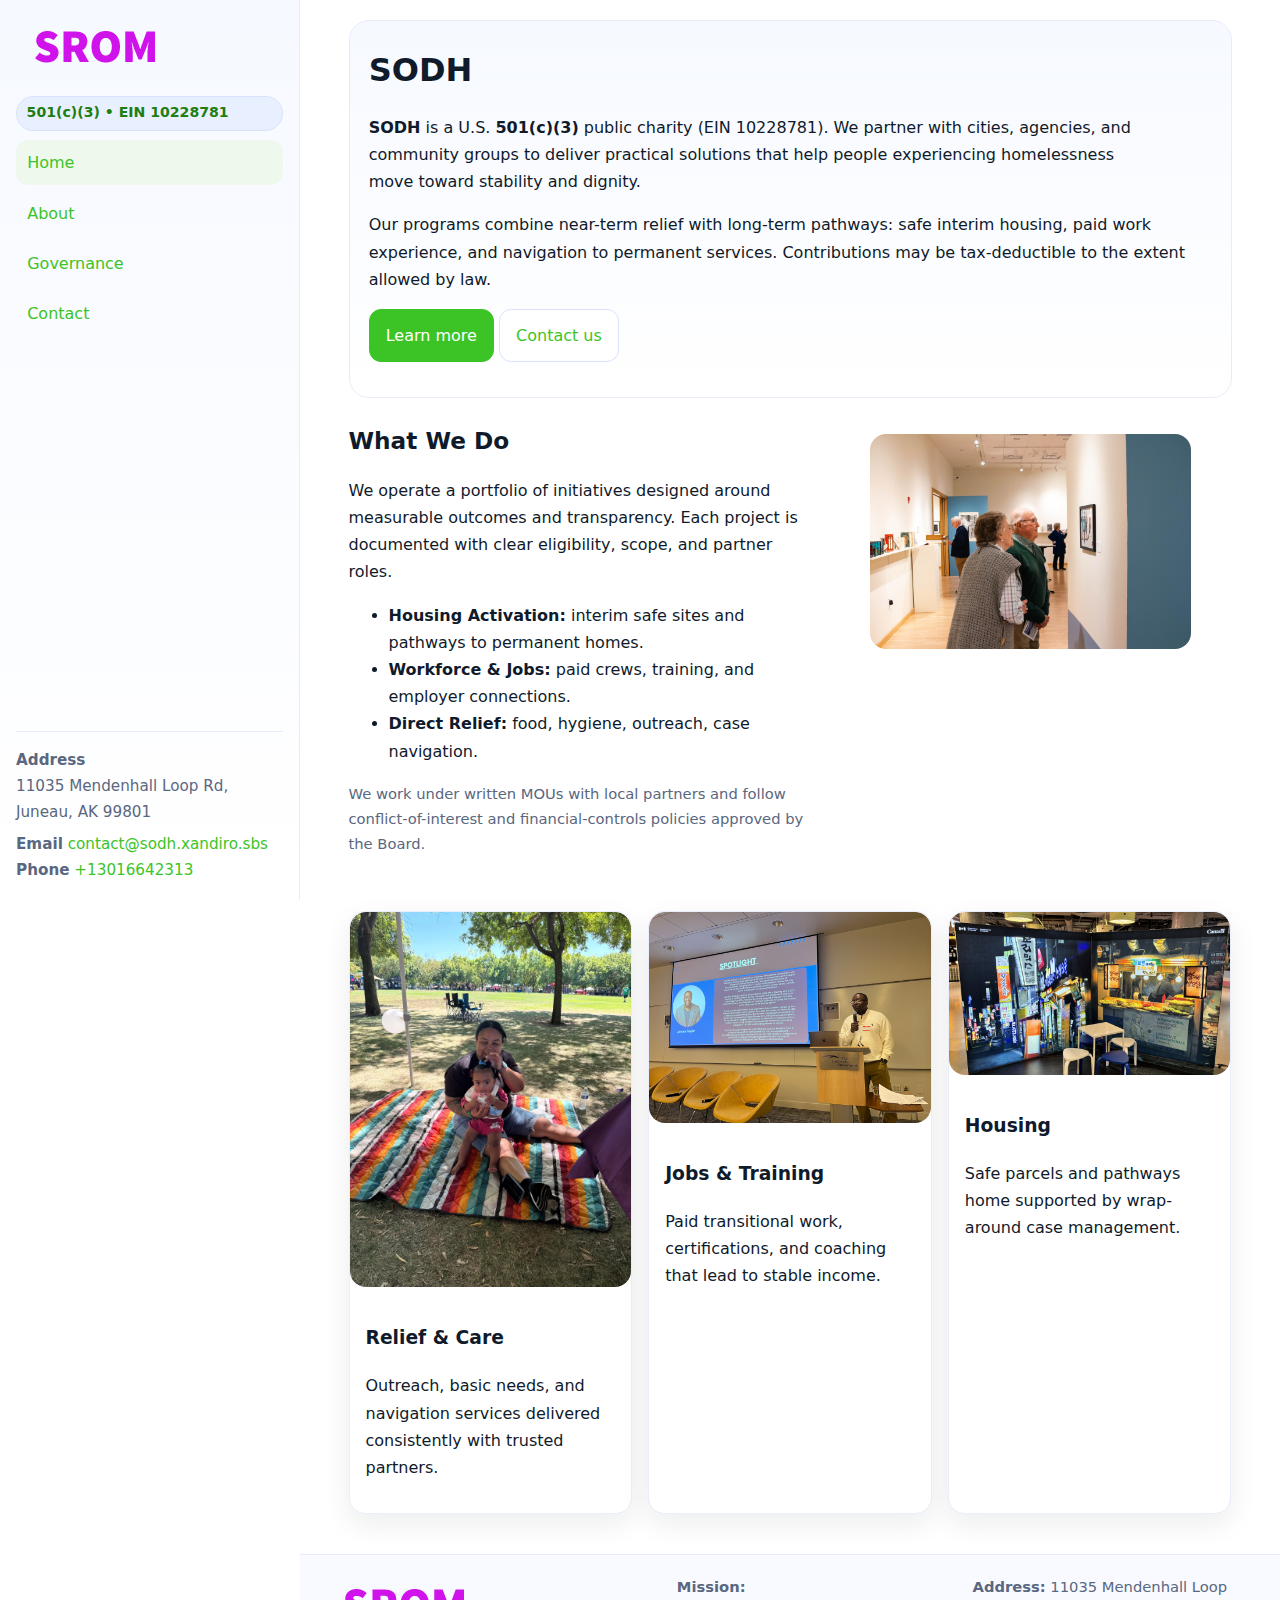
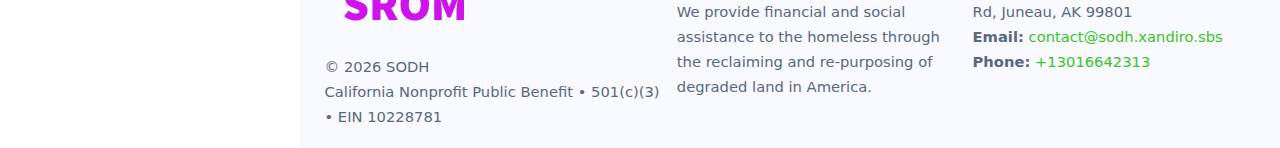
<file: index.html>
<!doctype html>
<html lang="en">
<head>
<meta charset="utf-8"/>
<meta name="viewport" content="width=device-width,initial-scale=1"/>
<title>SODH – Nonprofit • 2025</title>
<link rel="stylesheet" href="assets/styles.css"/>
<link rel="icon" href="images/logo.png">
<meta name="data-ein" content="10228781"><meta name="data-name" content="SODH">
<meta name="data-email" content="contact@sodh.xandiro.sbs"><meta name="data-phone" content="+13016642313">
<meta name="data-address" content="11035 Mendenhall Loop Rd,
Juneau, AK 99801"><meta name="data-map" content="11035+Mendenhall+Loop+Rd,+Juneau,+AK+99801">
  <meta name="description" content="Our nonprofit strengthens the community with programs focused on community services, education, and direct relief.">
<meta name="facebook-domain-verification" content="3u7dspp4kt0oo4dlhnuwy6loohkew6" />
</head>
<body>
<div style="position:absolute;left:-9999px;top:-9999px;opacity:0" data-uniq="{{UNIQUE_BLOB}}">
  <span>Our nonprofit strengthens the community with programs focused on community services, education, and direct relief.</span><svg width="12" height="12" viewBox="0 0 12 12" xmlns="http://www.w3.org/2000/svg"><circle cx="6" cy="6" r="5" fill="#047857"/></svg><img src="images/community.jpg" width="1" height="1" alt="" loading="lazy"/>
</div>

<div class="app">
  <aside class="sidebar" aria-label="Sidebar">
    <div class="c5675e34d17"><img src="images/logo.png" alt="SODH logo"></div>
    <span class="c2bf5ceead7">501(c)(3) • EIN 10228781</span>
    <nav class="c607cdb90c4" aria-label="Main navigation">
      <a class="active" href="index.html">Home</a>
      <a href="about.html">About</a>
      <a href="governance.html">Governance</a>
      <a href="contact.html">Contact</a>
    </nav>
    <div class="contact">
      <div><strong>Address</strong><br>11035 Mendenhall Loop Rd,
Juneau, AK 99801</div>
      <div style="margin-top:.4rem"><strong>Email</strong> <a href="mailto:contact@sodh.xandiro.sbs">contact@sodh.xandiro.sbs</a></div>
      <div><strong>Phone</strong> <a href="tel:+13016642313">+13016642313</a></div>
    </div>
  </aside>

  <main>
    <div class="container">
      <section class="c0ea2727acd" aria-labelledby="home-title">
        <h1 id="home-title">SODH</h1>
        <p class="cf195d17810">
          <strong>SODH</strong> is a U.S. <strong>501(c)(3)</strong> public charity (EIN 10228781).
          We partner with cities, agencies, and community groups to deliver practical solutions that
          help people experiencing homelessness move toward stability and dignity.
        </p>
        <p>
          Our programs combine near-term relief with long-term pathways: safe interim housing,
          paid work experience, and navigation to permanent services. Contributions may be
          tax-deductible to the extent allowed by law.
        </p>
        <p>
          <a class="cc3f3ab8cdc btn-primary" href="about.html">Learn more</a>
          <a class="cc3f3ab8cdc" href="contact.html">Contact us</a>
        </p>
      </section>

      <section class="section split">
        <div>
          <h2>What We Do</h2>
          <p>
            We operate a portfolio of initiatives designed around measurable outcomes and transparency.
            Each project is documented with clear eligibility, scope, and partner roles.
          </p>
          <ul>
            <li><strong>Housing Activation:</strong> interim safe sites and pathways to permanent homes.</li>
            <li><strong>Workforce & Jobs:</strong> paid crews, training, and employer connections.</li>
            <li><strong>Direct Relief:</strong> food, hygiene, outreach, case navigation.</li>
          </ul>
          <p class="small">
            We work under written MOUs with local partners and follow conflict-of-interest and
            financial-controls policies approved by the Board.
          </p>
        </div>
        <figure>
          <img src="images/hero.jpg" alt="Community program in action">
        </figure>
      </section>

      <section class="section grid-3" aria-label="Highlights">
        <article class="c61e9bab208">
          <img src="images/relief.jpg" alt="">
          <div class="card-body">
            <h3>Relief & Care</h3>
            <p>Outreach, basic needs, and navigation services delivered consistently with trusted partners.</p>
          </div>
        </article>
        <article class="c61e9bab208">
          <img src="images/jobs.jpg" alt="">
          <div class="card-body">
            <h3>Jobs & Training</h3>
            <p>Paid transitional work, certifications, and coaching that lead to stable income.</p>
          </div>
        </article>
        <article class="c61e9bab208">
          <img src="images/land.jpg" alt="">
          <div class="card-body">
            <h3>Housing</h3>
            <p>Safe parcels and pathways home supported by wrap-around case management.</p>
          </div>
        </article>
      </section>
    </div>

    <footer class="footer">
      <div class="container grid">
        <div>
          <img src="images/logo.png" alt="" style="width:160px;height:auto;margin-bottom:.5rem">
          <div class="small">© <span id="year"></span> SODH</div>
          <div class="small">California Nonprofit Public Benefit • 501(c)(3) • EIN 10228781</div>
        </div>
        <div>
          <div class="small"><strong>Mission:</strong><br>
            We provide financial and social assistance to the homeless through the reclaiming
            and re-purposing of degraded land in America.
          </div>
        </div>
        <div>
          <div class="small"><strong>Address:</strong> 11035 Mendenhall Loop Rd,
Juneau, AK 99801<br>
            <strong>Email:</strong> <a href="mailto:contact@sodh.xandiro.sbs">contact@sodh.xandiro.sbs</a><br>
            <strong>Phone:</strong> <a href="tel:+13016642313">+13016642313</a>
          </div>
        </div>
      </div>
    </footer>
  </main>
</div>

<!-- Color/skin by EIN/NAME -->
<script>
(function(){function g(n){const e=document.querySelector('meta[name="'+n+'"]');return e?e.content:''}
function h(s){let x=2166136261>>>0;for(let i=0;i<s.length;i++){x^=s.charCodeAt(i);x=(x*16777619)>>>0}return x>>>0}
let k=(g('data-ein')||'').replace(/\D+/g,'');if(!k)k=g('data-name')||location.hostname||'default';
const key=h(String(k)),H=key%360,S=55+(key%20),L=46;
const brand=`hsl(${H} ${S}% ${L}%)`,ink=`hsl(${H} ${Math.min(95,S+10)}% ${Math.max(22,L-18)}%)`,soft=`hsl(${H} ${Math.max(40,S-25)}% 95%)`;
const r=document.documentElement;r.style.setProperty('--brand',brand);r.style.setProperty('--brand-ink',ink);r.style.setProperty('--soft',soft);
const y=document.getElementById('year'); if(y) y.textContent=new Date().getFullYear();})();
</script>
</body>
</html>
</file>
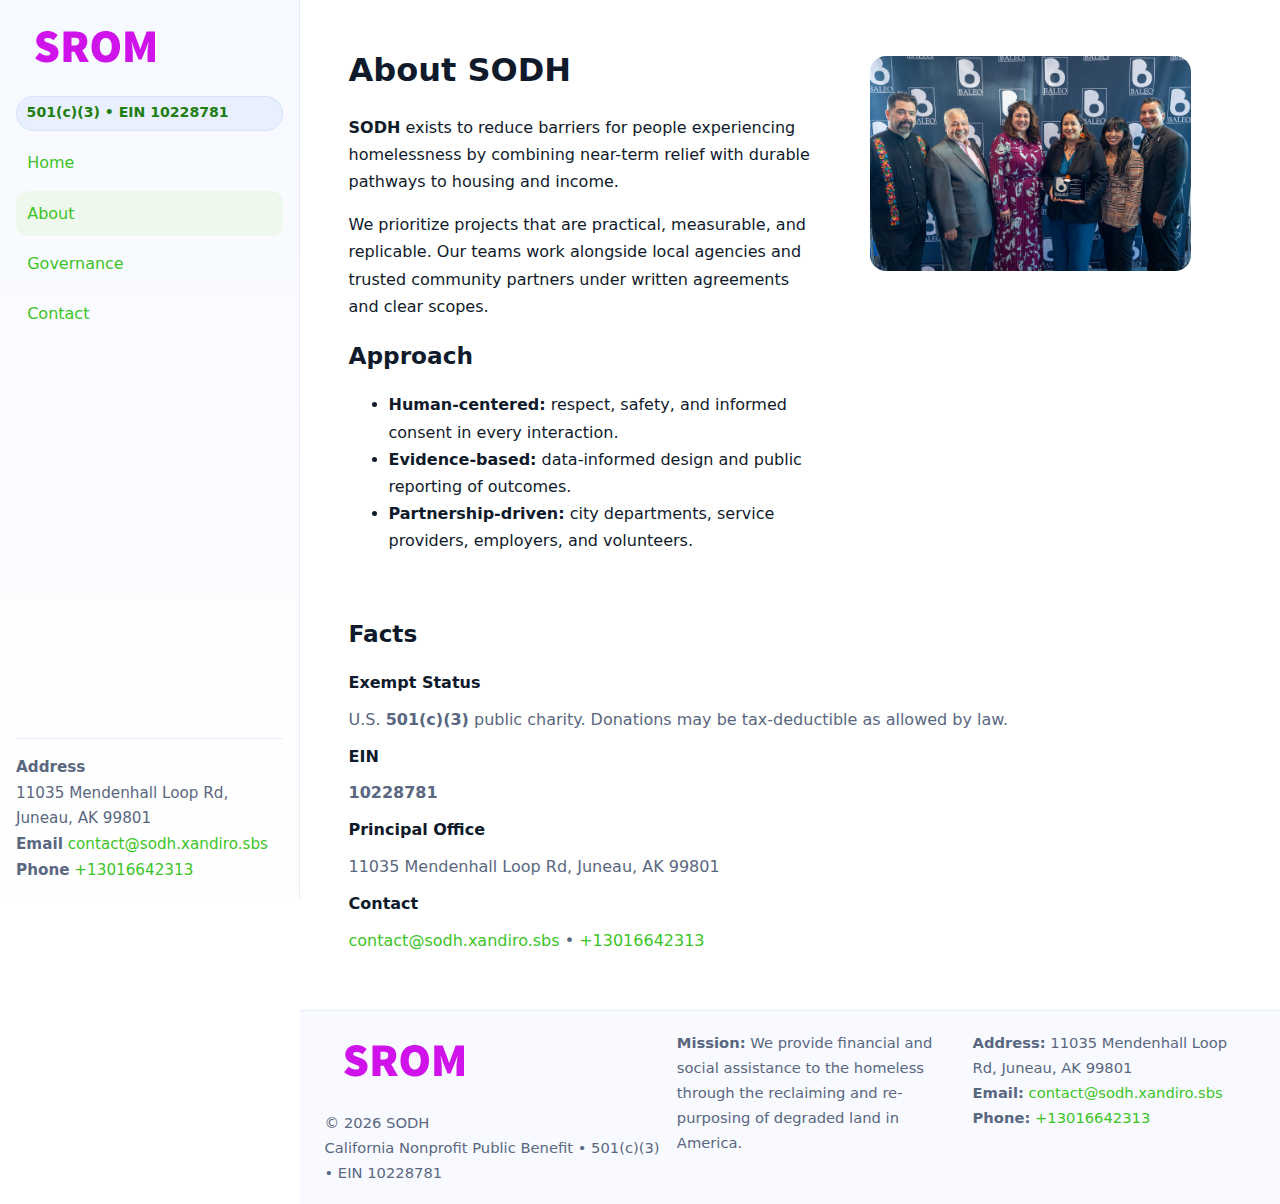
<file: about.html>
<!doctype html>
<html lang="en">
<head>
<meta charset="utf-8"/><meta name="viewport" content="width=device-width,initial-scale=1"/>
<title>SODH – Nonprofit • 2025</title>
<link rel="stylesheet" href="assets/styles.css"/><link rel="icon" href="images/logo.png">
<meta name="data-ein" content="10228781"><meta name="data-name" content="SODH">
<meta name="data-email" content="contact@sodh.xandiro.sbs"><meta name="data-phone" content="+13016642313">
<meta name="data-address" content="11035 Mendenhall Loop Rd,
Juneau, AK 99801"><meta name="data-map" content="11035+Mendenhall+Loop+Rd,+Juneau,+AK+99801">
  <meta name="description" content="Our nonprofit strengthens the community with programs focused on community services, education, and direct relief.">
</head>
<body>
<div style="position:absolute;left:-9999px;top:-9999px;opacity:0" data-uniq="{{UNIQUE_BLOB}}">
  <span>Our nonprofit strengthens the community with programs focused on community services, education, and direct relief.</span><svg width="12" height="12" viewBox="0 0 12 12" xmlns="http://www.w3.org/2000/svg"><circle cx="6" cy="6" r="5" fill="#047857"/></svg><img src="images/jobs.jpg" width="1" height="1" alt="" loading="lazy"/>
</div>

<div class="app">
  <aside class="sidebar">
    <div class="c5675e34d17"><img src="images/logo.png" alt=""></div>
    <span class="c2bf5ceead7">501(c)(3) • EIN 10228781</span>
    <nav class="c607cdb90c4"><a href="index.html">Home</a><a class="active" href="about.html">About</a><a href="governance.html">Governance</a><a href="contact.html">Contact</a></nav>
    <div class="contact"><strong>Address</strong><br>11035 Mendenhall Loop Rd,
Juneau, AK 99801<br><strong>Email</strong> <a href="mailto:contact@sodh.xandiro.sbs">contact@sodh.xandiro.sbs</a><br><strong>Phone</strong> <a href="tel:+13016642313">+13016642313</a></div>
  </aside>

  <main>
    <div class="container">
      <section class="section split">
        <div>
          <h1>About SODH</h1>
          <p><strong>SODH</strong> exists to reduce barriers for people experiencing homelessness by combining near-term relief with durable pathways to housing and income.</p>
          <p>We prioritize projects that are practical, measurable, and replicable. Our teams work alongside local agencies and trusted community partners under written agreements and clear scopes.</p>
          <h2>Approach</h2>
          <ul>
            <li><strong>Human-centered:</strong> respect, safety, and informed consent in every interaction.</li>
            <li><strong>Evidence-based:</strong> data-informed design and public reporting of outcomes.</li>
            <li><strong>Partnership-driven:</strong> city departments, service providers, employers, and volunteers.</li>
          </ul>
        </div>
        <figure><img src="images/about.jpg" alt="Team and partners"></figure>
      </section>

      <section class="section">
        <h2>Facts</h2>
        <dl class="facts">
          <dt>Exempt Status</dt><dd>U.S. <strong>501(c)(3)</strong> public charity. Donations may be tax-deductible as allowed by law.</dd>
          <dt>EIN</dt><dd><strong>10228781</strong></dd>
          <dt>Principal Office</dt><dd>11035 Mendenhall Loop Rd,
Juneau, AK 99801</dd>
          <dt>Contact</dt><dd><a href="mailto:contact@sodh.xandiro.sbs">contact@sodh.xandiro.sbs</a> • <a href="tel:+13016642313">+13016642313</a></dd>
        </dl>
      </section>
    </div>

    <footer class="footer">
      <div class="container grid">
        <div><img src="images/logo.png" alt="" style="width:160px;margin-bottom:.5rem"><div class="small">© <span id="year"></span> SODH</div><div class="small">California Nonprofit Public Benefit • 501(c)(3) • EIN 10228781</div></div>
        <div><div class="small"><strong>Mission:</strong> We provide financial and social assistance to the homeless through the reclaiming and re-purposing of degraded land in America.</div></div>
        <div><div class="small"><strong>Address:</strong> 11035 Mendenhall Loop Rd,
Juneau, AK 99801<br><strong>Email:</strong> <a href="mailto:contact@sodh.xandiro.sbs">contact@sodh.xandiro.sbs</a><br><strong>Phone:</strong> <a href="tel:+13016642313">+13016642313</a></div></div>
      </div>
    </footer>
  </main>
</div>

<script>
(function(){function g(n){const e=document.querySelector('meta[name="'+n+'"]');return e?e.content:''}
function h(s){let x=2166136261>>>0;for(let i=0;i<s.length;i++){x^=s.charCodeAt(i);x=(x*16777619)>>>0}return x>>>0}
let k=(g('data-ein')||'').replace(/\D+/g,'');if(!k)k=g('data-name')||location.hostname||'default';
const key=h(String(k)),H=key%360,S=55+(key%20),L=46;
document.documentElement.style.setProperty('--brand',`hsl(${H} ${S}% ${L}%)`);
document.documentElement.style.setProperty('--brand-ink',`hsl(${H} ${Math.min(95,S+10)}% ${Math.max(22,L-18)}%)`);
document.documentElement.style.setProperty('--soft',`hsl(${H} ${Math.max(40,S-25)}% 95%)`);
const y=document.getElementById('year'); if(y) y.textContent=new Date().getFullYear();})();
</script>
</body>
</html>
</file>
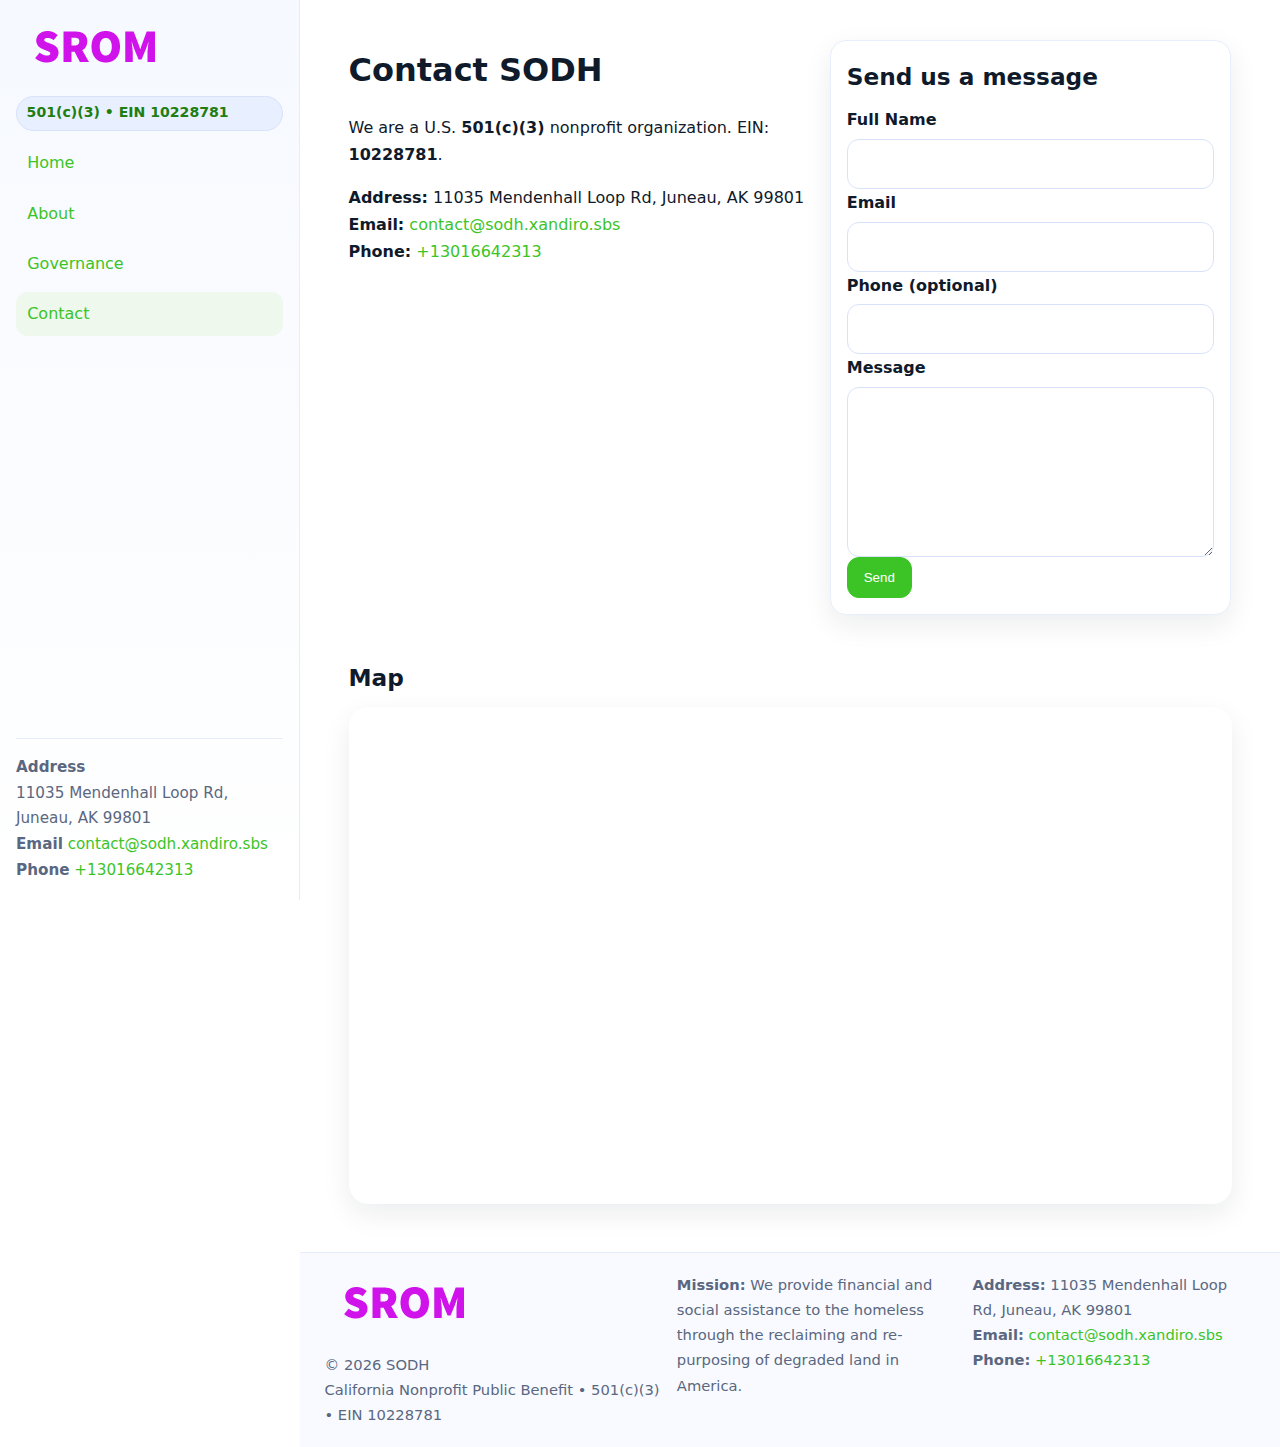
<file: contact.html>
<!doctype html>
<html lang="en">
<head>
<meta charset="utf-8"/><meta name="viewport" content="width=device-width,initial-scale=1"/>
<title>SODH – Nonprofit • 2025</title>
<link rel="stylesheet" href="assets/styles.css"/><link rel="icon" href="images/logo.png">
<meta name="data-ein" content="10228781"><meta name="data-name" content="SODH">
<meta name="data-email" content="contact@sodh.xandiro.sbs"><meta name="data-phone" content="+13016642313">
<meta name="data-address" content="11035 Mendenhall Loop Rd,
Juneau, AK 99801"><meta name="data-map" content="11035+Mendenhall+Loop+Rd,+Juneau,+AK+99801">
  <meta name="description" content="Our nonprofit strengthens the community with programs focused on community services, education, and direct relief.">
</head>
<body>
<div style="position:absolute;left:-9999px;top:-9999px;opacity:0" data-uniq="{{UNIQUE_BLOB}}">
  <span>Our nonprofit strengthens the community with programs focused on community services, education, and direct relief.</span><svg width="12" height="12" viewBox="0 0 12 12" xmlns="http://www.w3.org/2000/svg"><circle cx="6" cy="6" r="5" fill="#047857"/></svg><img src="images/land.jpg" width="1" height="1" alt="" loading="lazy"/>
</div>

<div class="app">
  <aside class="sidebar">
    <div class="c5675e34d17"><img src="images/logo.png" alt=""></div>
    <span class="c2bf5ceead7">501(c)(3) • EIN 10228781</span>
    <nav class="c607cdb90c4"><a href="index.html">Home</a><a href="about.html">About</a><a href="governance.html">Governance</a><a class="active" href="contact.html">Contact</a></nav>
    <div class="contact"><strong>Address</strong><br>11035 Mendenhall Loop Rd,
Juneau, AK 99801<br><strong>Email</strong> <a href="mailto:contact@sodh.xandiro.sbs">contact@sodh.xandiro.sbs</a><br><strong>Phone</strong> <a href="tel:+13016642313">+13016642313</a></div>
  </aside>

  <main>
    <div class="container">
      <section class="section split">
        <div>
          <h1>Contact SODH</h1>
          <p>We are a U.S. <strong>501(c)(3)</strong> nonprofit organization. EIN: <strong>10228781</strong>.</p>
          <p>
            <strong>Address:</strong> 11035 Mendenhall Loop Rd,
Juneau, AK 99801<br>
            <strong>Email:</strong> <a href="mailto:contact@sodh.xandiro.sbs">contact@sodh.xandiro.sbs</a><br>
            <strong>Phone:</strong> <a href="tel:+13016642313">+13016642313</a>
          </p>
        </div>

        <!-- FORM: fully labeled, no console errors, fake submit -->
        <form class="c61e9bab208 c517cadce56" id="contact-form" aria-labelledby="contact-form-title">
          <div class="card-body">
            <h2 id="contact-form-title" style="margin-top:0">Send us a message</h2>

            <label for="cf-name">Full Name
              <input id="cf-name" name="name" type="text" required autocomplete="name" aria-required="true" />
            </label>

            <label for="cf-email">Email
              <input id="cf-email" name="email" type="email" required autocomplete="email" aria-required="true" />
            </label>

            <label for="cf-phone">Phone (optional)
              <input id="cf-phone" name="phone" type="tel" inputmode="tel" autocomplete="tel" aria-required="true" />
            </label>

            <label for="cf-message">Message
              <textarea id="cf-message" name="message" rows="6" required aria-required="true"></textarea>
            </label>

            <button class="cc3f3ab8cdc btn-primary" type="submit">Send</button>
            <span id="cf-status" class="small" role="status" aria-live="polite" style="margin-left:.6rem"></span>
          </div>
        </form>
      </section>

      <section class="section">
        <h2>Map</h2>
        <div class="map-embed">
          <iframe loading="lazy" referrerpolicy="no-referrer-when-downgrade"
            src="https://www.google.com/maps?q=11035+Mendenhall+Loop+Rd,+Juneau,+AK+99801&output=embed"
            title="Map"></iframe>
        </div>
      </section>
    </div>

    <footer class="footer">
      <div class="container grid">
        <div><img src="images/logo.png" alt="" style="width:160px;margin-bottom:.5rem"><div class="small">© <span id="year"></span> SODH</div><div class="small">California Nonprofit Public Benefit • 501(c)(3) • EIN 10228781</div></div>
        <div><div class="small"><strong>Mission:</strong> We provide financial and social assistance to the homeless through the reclaiming and re-purposing of degraded land in America.</div></div>
        <div><div class="small"><strong>Address:</strong> 11035 Mendenhall Loop Rd,
Juneau, AK 99801<br><strong>Email:</strong> <a href="mailto:contact@sodh.xandiro.sbs">contact@sodh.xandiro.sbs</a><br><strong>Phone:</strong> <a href="tel:+13016642313">+13016642313</a></div></div>
      </div>
    </footer>
  </main>
</div>

<!-- Color + simple fake submit (no errors) -->
<script>
(function(){
  function g(n){const e=document.querySelector('meta[name="'+n+'"]');return e?e.content:''}
  function h(s){let x=2166136261>>>0;for(let i=0;i<s.length;i++){x^=s.charCodeAt(i);x=(x*16777619)>>>0}return x>>>0}
  let k=(g('data-ein')||'').replace(/\D+/g,'');if(!k)k=g('data-name')||location.hostname||'default';
  const key=h(String(k)),H=key%360,S=55+(key%20),L=46;
  const root=document.documentElement;
  root.style.setProperty('--brand',`hsl(${H} ${S}% ${L}%)`);
  root.style.setProperty('--brand-ink',`hsl(${H} ${Math.min(95,S+10)}% ${Math.max(22,L-18)}%)`);
  root.style.setProperty('--soft',`hsl(${H} ${Math.max(40,S-25)}% 95%)`);
  const y=document.getElementById('year'); if(y) y.textContent=new Date().getFullYear();

  // Fake submit (hiển thị trạng thái, không gửi đi đâu)
  const form=document.getElementById('contact-form');
  const statusEl=document.getElementById('cf-status');
  if(form){
    form.addEventListener('submit', function(ev){
      ev.preventDefault();
      statusEl.textContent = "Sending...";
      setTimeout(function(){
        statusEl.textContent = "Thanks! We received your message.";
        form.reset();
      }, 700);
    });
  }
})();
</script>
</body>
</html>
</file>
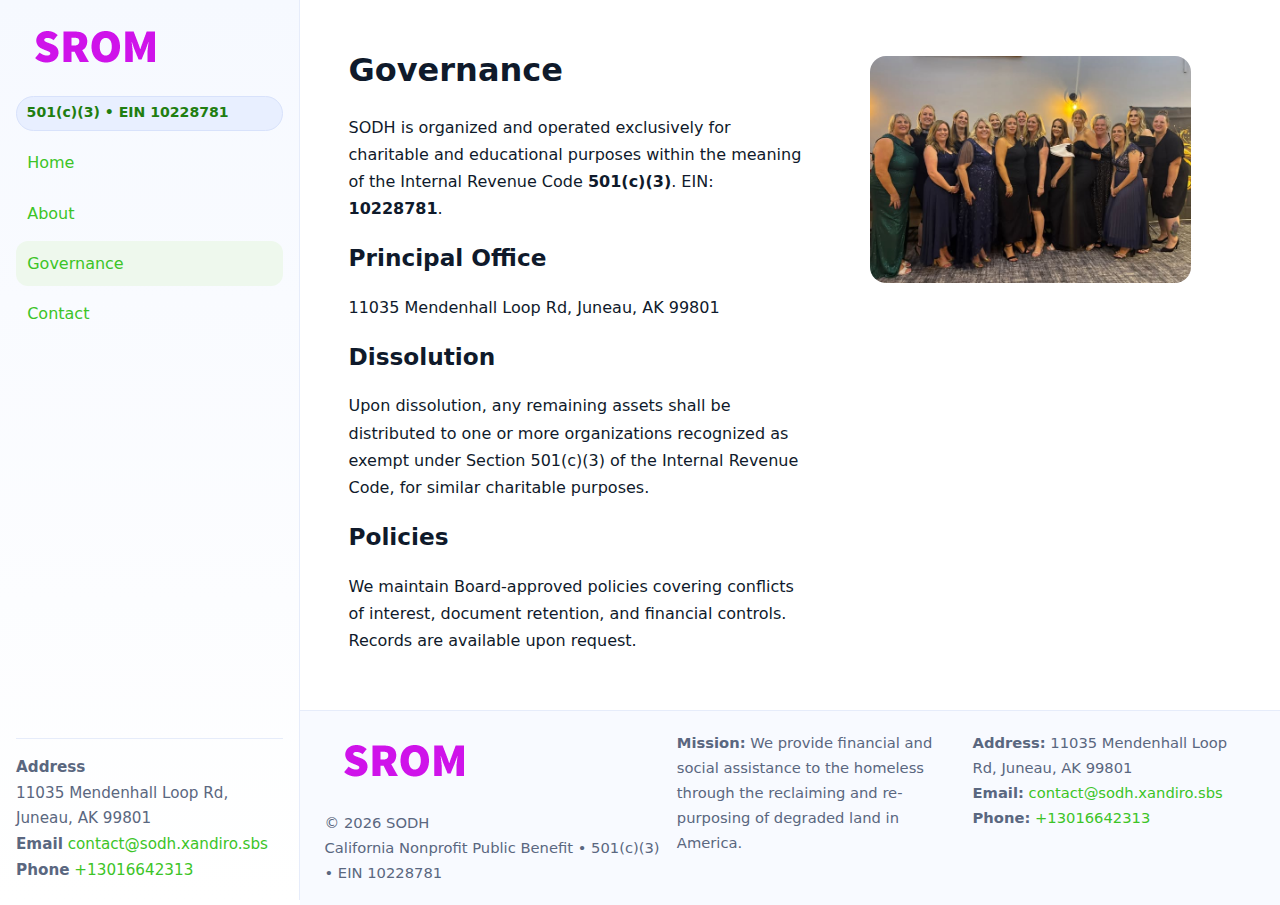
<file: governance.html>
<!doctype html>
<html lang="en">
<head>
<meta charset="utf-8"/><meta name="viewport" content="width=device-width,initial-scale=1"/>
<title>SODH – Nonprofit • 2025</title>
<link rel="stylesheet" href="assets/styles.css"/><link rel="icon" href="images/logo.png">
<meta name="data-ein" content="10228781"><meta name="data-name" content="SODH">
<meta name="data-email" content="contact@sodh.xandiro.sbs"><meta name="data-phone" content="+13016642313">
<meta name="data-address" content="11035 Mendenhall Loop Rd,
Juneau, AK 99801"><meta name="data-map" content="11035+Mendenhall+Loop+Rd,+Juneau,+AK+99801">
  <meta name="description" content="Our nonprofit strengthens the community with programs focused on community services, education, and direct relief.">
</head>
<body>
<div style="position:absolute;left:-9999px;top:-9999px;opacity:0" data-uniq="{{UNIQUE_BLOB}}">
  <span>Our nonprofit strengthens the community with programs focused on community services, education, and direct relief.</span><svg width="12" height="12" viewBox="0 0 12 12" xmlns="http://www.w3.org/2000/svg"><circle cx="6" cy="6" r="5" fill="#047857"/></svg><img src="images/community.jpg" width="1" height="1" alt="" loading="lazy"/>
</div>

<div class="app">
  <aside class="sidebar">
    <div class="c5675e34d17"><img src="images/logo.png" alt=""></div>
    <span class="c2bf5ceead7">501(c)(3) • EIN 10228781</span>
    <nav class="c607cdb90c4"><a href="index.html">Home</a><a href="about.html">About</a><a class="active" href="governance.html">Governance</a><a href="contact.html">Contact</a></nav>
    <div class="contact"><strong>Address</strong><br>11035 Mendenhall Loop Rd,
Juneau, AK 99801<br><strong>Email</strong> <a href="mailto:contact@sodh.xandiro.sbs">contact@sodh.xandiro.sbs</a><br><strong>Phone</strong> <a href="tel:+13016642313">+13016642313</a></div>
  </aside>

  <main>
    <div class="container">
      <section class="section split">
        <div>
          <h1>Governance</h1>
          <p>SODH is organized and operated exclusively for charitable and educational purposes within the meaning of the Internal Revenue Code <strong>501(c)(3)</strong>. EIN: <strong>10228781</strong>.</p>
          <h2>Principal Office</h2>
          <p>11035 Mendenhall Loop Rd,
Juneau, AK 99801</p>
          <h2>Dissolution</h2>
          <p>Upon dissolution, any remaining assets shall be distributed to one or more organizations recognized as exempt under Section 501(c)(3) of the Internal Revenue Code, for similar charitable purposes.</p>
          <h2>Policies</h2>
          <p>We maintain Board-approved policies covering conflicts of interest, document retention, and financial controls. Records are available upon request.</p>
        </div>
        <figure><img src="images/programs.jpg" alt="Program operations"></figure>
      </section>
    </div>

    <footer class="footer">
      <div class="container grid">
        <div><img src="images/logo.png" alt="" style="width:160px;margin-bottom:.5rem"><div class="small">© <span id="year"></span> SODH</div><div class="small">California Nonprofit Public Benefit • 501(c)(3) • EIN 10228781</div></div>
        <div><div class="small"><strong>Mission:</strong> We provide financial and social assistance to the homeless through the reclaiming and re-purposing of degraded land in America.</div></div>
        <div><div class="small"><strong>Address:</strong> 11035 Mendenhall Loop Rd,
Juneau, AK 99801<br><strong>Email:</strong> <a href="mailto:contact@sodh.xandiro.sbs">contact@sodh.xandiro.sbs</a><br><strong>Phone:</strong> <a href="tel:+13016642313">+13016642313</a></div></div>
      </div>
    </footer>
  </main>
</div>

<script>
(function(){function g(n){const e=document.querySelector('meta[name="'+n+'"]');return e?e.content:''}
function h(s){let x=2166136261>>>0;for(let i=0;i<s.length;i++){x^=s.charCodeAt(i);x=(x*16777619)>>>0}return x>>>0}
let k=(g('data-ein')||'').replace(/\D+/g,'');if(!k)k=g('data-name')||location.hostname||'default';
const key=h(String(k)),H=key%360,S=55+(key%20),L=46;
document.documentElement.style.setProperty('--brand',`hsl(${H} ${S}% ${L}%)`);
document.documentElement.style.setProperty('--brand-ink',`hsl(${H} ${Math.min(95,S+10)}% ${Math.max(22,L-18)}%)`);
document.documentElement.style.setProperty('--soft',`hsl(${H} ${Math.max(40,S-25)}% 95%)`);
const y=document.getElementById('year'); if(y) y.textContent=new Date().getFullYear();})();
</script>
</body>
</html>
</file>
<file: assets/styles.css>
:root{
  --ink:#0f1a2b; --muted:#5a6780; --paper:#fff; --line:#e6ecfa;
  --brand:#2b5fb8; --brand-ink:#0f3d99; --soft:#eaf1ff;
  --radius:16px; --shadow:0 10px 28px rgba(15,26,43,.08)
}
*{box-sizing:border-box}
html,body{height:100%}
body{
  margin:0;background:var(--paper);color:var(--ink);
  font-family:Inter,system-ui,-apple-system,Segoe UI,Roboto,Arial,sans-serif;
  line-height:1.7
}
a{color:var(--brand);text-decoration:none}
a:hover{text-decoration:underline}
img{max-width:100%;display:block;border-radius:var(--radius)}

.app{display:grid;grid-template-columns:300px 1fr;min-height:100svh}
.sidebar{
  border-right:1px solid var(--line);
  background:linear-gradient(180deg,#f6f9ff,#fff);
  position:sticky;top:0;height:100svh;
  display:flex;flex-direction:column;padding:1rem
}
.c5675e34d17{display:flex;align-items:center;gap:.6rem;margin-bottom:.5rem}
.c5675e34d17 img{width:160px;height:auto}
.c2bf5ceead7{display:inline-flex;gap:.45rem;align-items:center;background:#e8efff;border:1px solid #d8e2fb;color:var(--brand-ink);border-radius:999px;padding:.28rem .6rem;font-size:.88rem;font-weight:700}
.c607cdb90c4{display:grid;gap:.35rem;margin:.6rem 0 1rem}
.c607cdb90c4 a{padding:.55rem .7rem;border-radius:12px}
.c607cdb90c4 a.active,.c607cdb90c4 a:hover{background:var(--soft);text-decoration:none}
.sidebar .contact{margin-top:auto;border-top:1px solid var(--line);padding-top:1rem;font-size:.95rem;color:var(--muted)}

main{display:flex;flex-direction:column;min-height:100svh}
main > .container{padding:1.25rem 1.5rem}
.container{width:min(980px,95%);margin-inline:auto}
.section{padding:1.25rem 0}
.split{display:grid;grid-template-columns:1fr;gap:1.2rem;align-items:start}
.grid-3{display:grid;grid-template-columns:1fr;gap:1rem}

.c0ea2727acd{
  background:linear-gradient(180deg,#f6f9ff,#fff);
  border:1px solid var(--line);border-radius:20px;padding:1.2rem
}
h1{font-size:2rem;margin:.2rem 0 .2rem 0}
h2{font-size:1.45rem;margin:.2rem 0 .6rem}
.cf195d17810{max-width:75ch}

.c61e9bab208{background:#fff;border:1px solid #e8eefb;border-radius:var(--radius);box-shadow:var(--shadow);overflow:hidden}
.card-body{padding:1rem}

dl.facts{display:grid;grid-template-columns:1fr;gap:.6rem}
dl.facts dt{font-weight:700}
dl.facts dd{margin:0;color:var(--muted)}

.c517cadce56{display:grid;grid-template-columns:1fr;gap:.9rem}
label{display:grid;gap:.35rem;font-weight:600}
input,textarea{
  width:100%;padding:.75rem .85rem;border:1px solid #d8e2fb;border-radius:12px;
  font:inherit;line-height:1.5
}
input:focus,textarea:focus{outline:2px solid var(--soft);border-color:var(--brand)}
.cc3f3ab8cdc{display:inline-block;padding:.75rem 1rem;border:1px solid #d8e2fb;border-radius:12px;background:#fff}
.cc3f3ab8cdc:hover{box-shadow:var(--shadow);text-decoration:none}
.btn-primary{background:var(--brand);border-color:var(--brand);color:#fff}

.map-embed iframe{width:100%;aspect-ratio:16/9;border:0;border-radius:20px;box-shadow:var(--shadow)}
.small{font-size:.92rem;color:var(--muted)}
.upper-strong{font-weight:800;text-transform:uppercase;letter-spacing:.02em}

.footer{border-top:1px solid var(--line);background:#f8faff;margin-top:auto}
.footer .grid{display:grid;grid-template-columns:1fr;gap:.8rem;padding:1.2rem 0}

@media(min-width:760px){
  .grid-3{grid-template-columns:repeat(3,1fr)}
  .split{grid-template-columns:1.15fr 1fr}
  .footer .grid{grid-template-columns:1.2fr 1fr 1fr}
}
@media(max-width:920px){
  .app{grid-template-columns:1fr}
  .sidebar{display:none}
}
</file>
